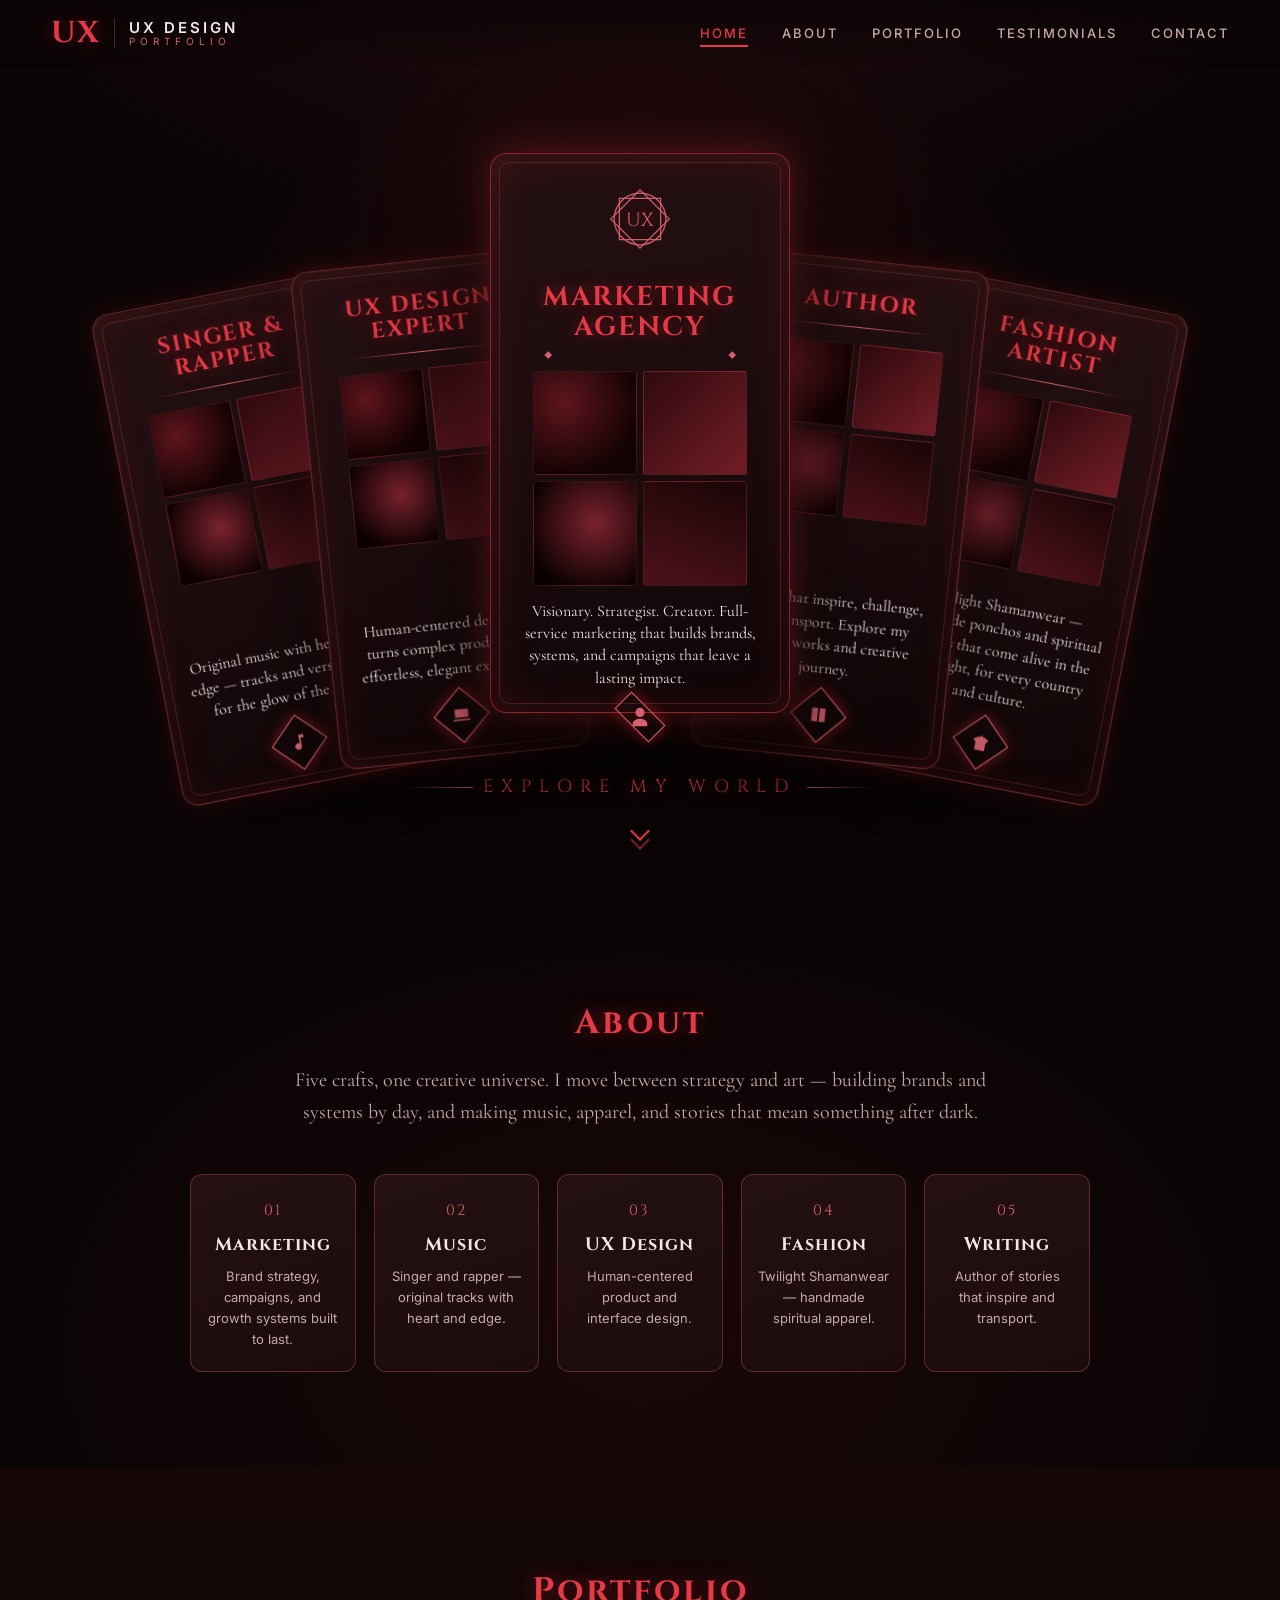
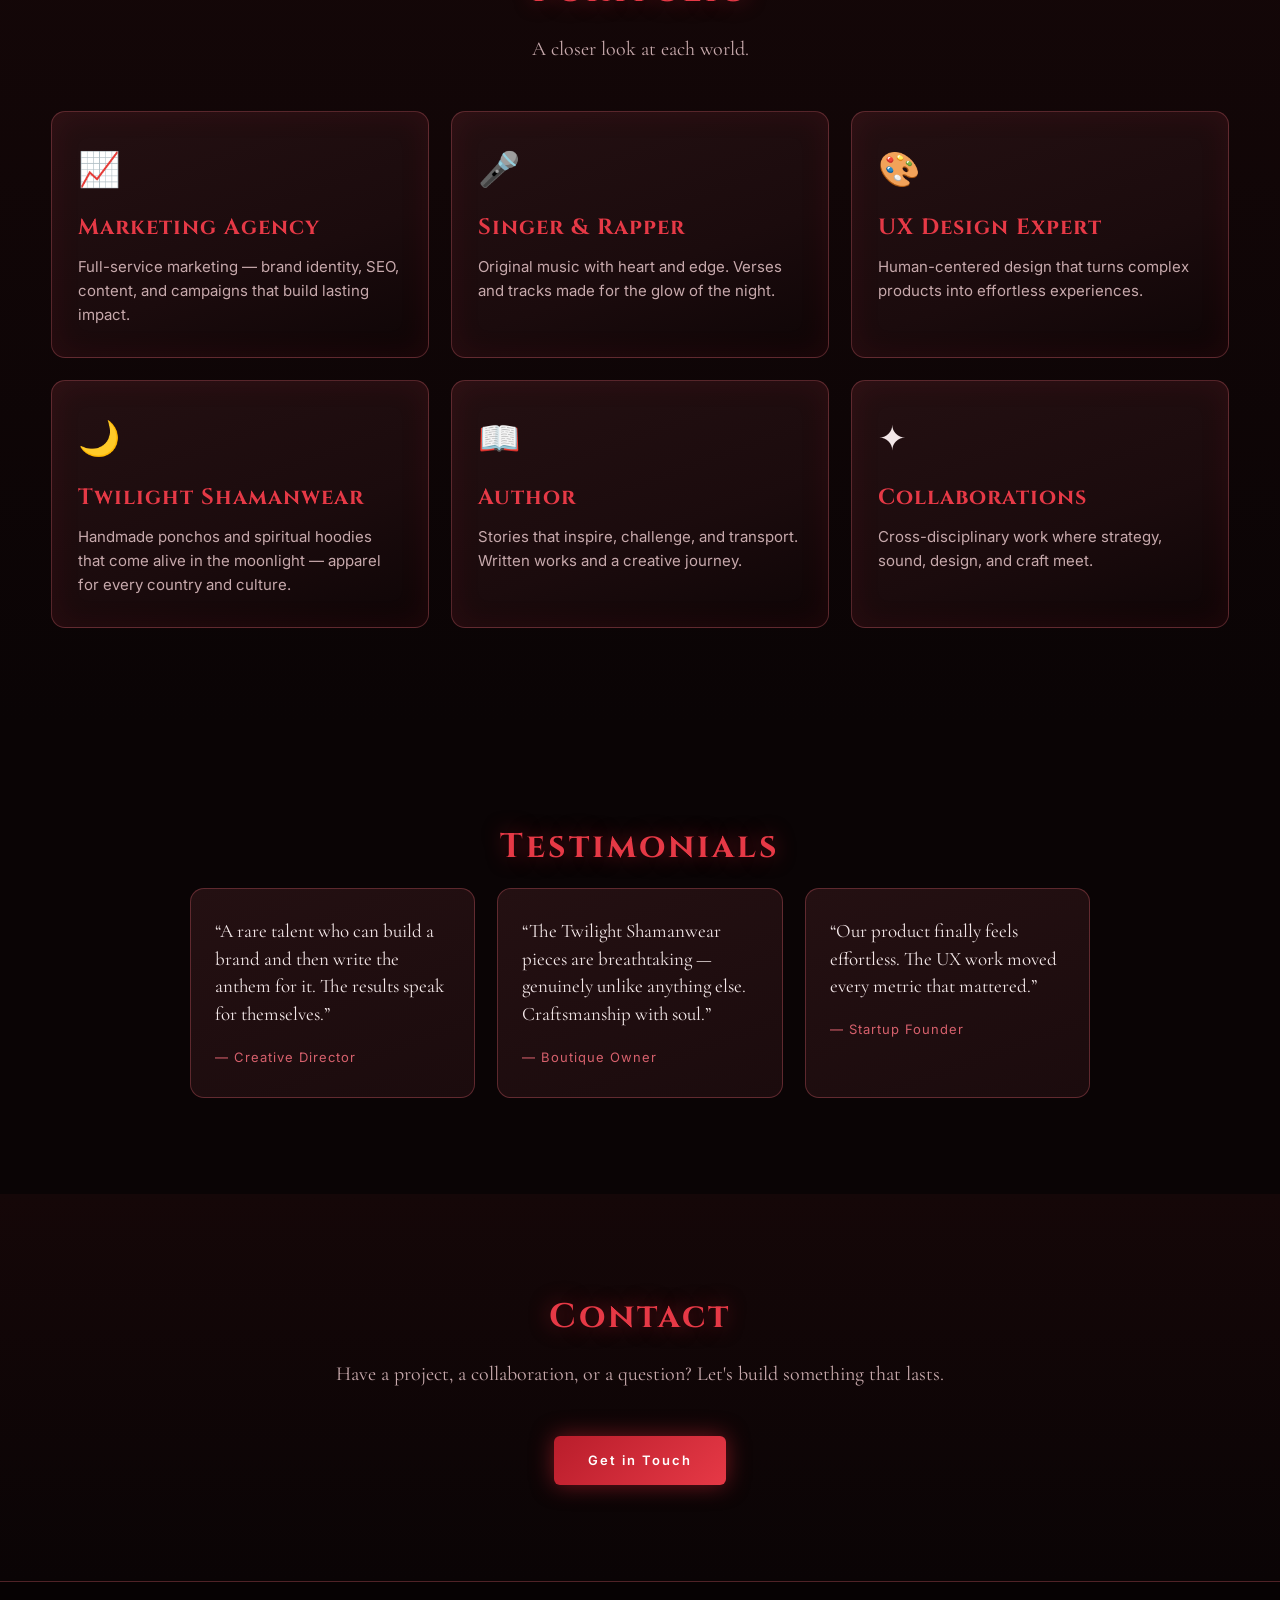
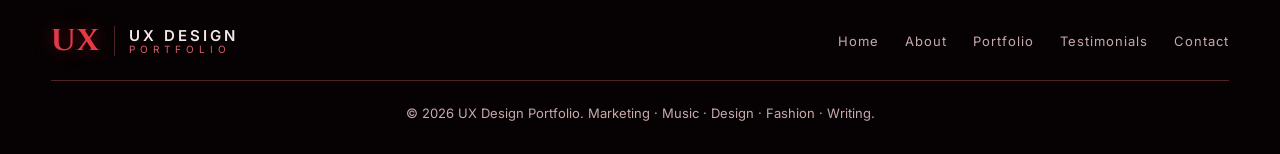
<file: index.html>
<!DOCTYPE html>
<html lang="en">
<head>
  <meta charset="UTF-8" />
  <meta name="viewport" content="width=device-width, initial-scale=1.0" />
  <title>UX Design Portfolio — Marketing, Music, Design, Fashion &amp; Writing</title>
  <meta name="description" content="A multidisciplinary creative portfolio: a marketing agency, original music, UX design, Twilight Shamanwear fashion, and published writing — all in one world." />
  <meta name="keywords" content="ux design portfolio, marketing agency, ux design expert, singer rapper, fashion artist, twilight shamanwear, author" />
  <link rel="canonical" href="https://cancunitineraries.com/index.html" />
  <meta property="og:title" content="UX Design Portfolio — Explore My World" />
  <meta property="og:description" content="Marketing agency, music, UX design, Twilight Shamanwear fashion, and writing — one creative universe." />
  <meta property="og:type" content="website" />
  <meta property="og:url" content="https://cancunitineraries.com/" />
  <link rel="preconnect" href="https://fonts.googleapis.com" />
  <link rel="preconnect" href="https://fonts.gstatic.com" crossorigin />
  <link href="https://fonts.googleapis.com/css2?family=Cormorant+Garamond:wght@500;600;700&family=Cinzel:wght@500;600;700&family=Inter:wght@400;500;600&display=swap" rel="stylesheet" />
  <link rel="stylesheet" href="assets/css/style.css" />
</head>
<body>
  <!-- ===== Header ===== -->
  <header class="site-header">
    <div class="container nav">
      <a href="index.html" class="brand" aria-label="UX Design Portfolio home">
        <span class="brand-mark">UX</span>
        <span class="brand-text">
          <strong>UX DESIGN</strong>
          <em>PORTFOLIO</em>
        </span>
      </a>
      <button class="nav-toggle" aria-label="Toggle navigation" aria-expanded="false">☰</button>
      <ul class="nav-links">
        <li><a href="#home" class="active">HOME</a></li>
        <li><a href="#about">ABOUT</a></li>
        <li><a href="#portfolio">PORTFOLIO</a></li>
        <li><a href="#testimonials">TESTIMONIALS</a></li>
        <li><a href="#contact">CONTACT</a></li>
      </ul>
    </div>
  </header>

  <!-- ===== Hero / Cards ===== -->
  <section class="hero" id="home">
    <div class="hero-glow" aria-hidden="true"></div>

    <div class="deck" role="list">

      <!-- Card 1: Singer & Rapper (far left) -->
      <article class="tarot pos-1" role="listitem">
        <div class="tarot-inner">
          <h2 class="tarot-title">SINGER &amp;<br>RAPPER</h2>
          <span class="tarot-rule" aria-hidden="true"></span>
          <div class="tarot-grid">
            <span class="tg a"></span><span class="tg b"></span>
            <span class="tg c"></span><span class="tg d"></span>
          </div>
          <p class="tarot-desc">Original music with heart and edge — tracks and verses made for the glow of the night.</p>
          <span class="tarot-crest" aria-hidden="true">
            <svg viewBox="0 0 24 24" width="20" height="20"><path fill="currentColor" d="M12 3v10.55A4 4 0 1014 17V7h4V3h-6z"/></svg>
          </span>
        </div>
      </article>

      <!-- Card 2: UX Design Expert -->
      <article class="tarot pos-2" role="listitem">
        <div class="tarot-inner">
          <h2 class="tarot-title">UX DESIGN<br>EXPERT</h2>
          <span class="tarot-rule" aria-hidden="true"></span>
          <div class="tarot-grid">
            <span class="tg a"></span><span class="tg b"></span>
            <span class="tg c"></span><span class="tg d"></span>
          </div>
          <p class="tarot-desc">Human-centered design that turns complex products into effortless, elegant experiences.</p>
          <span class="tarot-crest" aria-hidden="true">
            <svg viewBox="0 0 24 24" width="20" height="20"><path fill="currentColor" d="M4 5h16v10H4zM2 17h20v2H2zm10-9l3 3-3 3-3-3z"/></svg>
          </span>
        </div>
      </article>

      <!-- Card 3: Marketing Agency (center / front) -->
      <article class="tarot pos-3 is-front" role="listitem">
        <div class="tarot-inner">
          <div class="tarot-emblem" aria-hidden="true">
            <svg viewBox="0 0 100 100" width="86" height="86">
              <g fill="none" stroke="currentColor" stroke-width="1.4">
                <rect x="26" y="26" width="48" height="48"/>
                <rect x="26" y="26" width="48" height="48" transform="rotate(45 50 50)"/>
                <circle cx="50" cy="50" r="30"/>
              </g>
              <text x="50" y="58" text-anchor="middle" font-family="Cinzel, serif" font-size="22" fill="currentColor">UX</text>
            </svg>
          </div>
          <h2 class="tarot-title big">MARKETING<br>AGENCY</h2>
          <span class="tarot-rule arrows" aria-hidden="true"></span>
          <div class="tarot-grid">
            <span class="tg a"></span><span class="tg b"></span>
            <span class="tg c"></span><span class="tg d"></span>
          </div>
          <p class="tarot-desc">Visionary. Strategist. Creator. Full-service marketing that builds brands, systems, and campaigns that leave a lasting impact.</p>
          <span class="tarot-crest big" aria-hidden="true">
            <svg viewBox="0 0 24 24" width="22" height="22"><path fill="currentColor" d="M12 12a5 5 0 100-10 5 5 0 000 10zm0 2c-4 0-8 2-8 6v2h16v-2c0-4-4-6-8-6z"/></svg>
          </span>
        </div>
      </article>

      <!-- Card 4: Author -->
      <article class="tarot pos-4" role="listitem">
        <div class="tarot-inner">
          <h2 class="tarot-title">AUTHOR</h2>
          <span class="tarot-rule" aria-hidden="true"></span>
          <div class="tarot-grid">
            <span class="tg a"></span><span class="tg b"></span>
            <span class="tg c"></span><span class="tg d"></span>
          </div>
          <p class="tarot-desc">Stories that inspire, challenge, and transport. Explore my written works and creative journey.</p>
          <span class="tarot-crest" aria-hidden="true">
            <svg viewBox="0 0 24 24" width="20" height="20"><path fill="currentColor" d="M4 4h7v16H4zm9 0h7v16h-7z"/></svg>
          </span>
        </div>
      </article>

      <!-- Card 5: Fashion Artist — Twilight Shamanwear (far right) -->
      <article class="tarot pos-5" role="listitem">
        <div class="tarot-inner">
          <h2 class="tarot-title">FASHION<br>ARTIST</h2>
          <span class="tarot-rule" aria-hidden="true"></span>
          <div class="tarot-grid">
            <span class="tg a"></span><span class="tg b"></span>
            <span class="tg c"></span><span class="tg d"></span>
          </div>
          <p class="tarot-desc">Twilight Shamanwear — handmade ponchos and spiritual hoodies that come alive in the moonlight, for every country and culture.</p>
          <span class="tarot-crest" aria-hidden="true">
            <svg viewBox="0 0 24 24" width="20" height="20"><path fill="currentColor" d="M12 2a4 4 0 01-4 4L3 9l3 4v9h12v-9l3-4-5-3a4 4 0 01-4-4z"/></svg>
          </span>
        </div>
      </article>

    </div>

    <div class="hero-cta">
      <p class="explore">EXPLORE MY WORLD</p>
      <a href="#portfolio" class="scroll-arrow" aria-label="Scroll to portfolio">
        <span></span><span></span>
      </a>
    </div>
  </section>

  <!-- ===== About ===== -->
  <section class="section" id="about">
    <div class="container narrow">
      <h2 class="section-title">About</h2>
      <p class="section-subtitle">Five crafts, one creative universe. I move between strategy and art — building brands and systems by day, and making music, apparel, and stories that mean something after dark.</p>
      <div class="pillars">
        <div class="pillar"><span class="pillar-num">01</span><h3>Marketing</h3><p>Brand strategy, campaigns, and growth systems built to last.</p></div>
        <div class="pillar"><span class="pillar-num">02</span><h3>Music</h3><p>Singer and rapper — original tracks with heart and edge.</p></div>
        <div class="pillar"><span class="pillar-num">03</span><h3>UX Design</h3><p>Human-centered product and interface design.</p></div>
        <div class="pillar"><span class="pillar-num">04</span><h3>Fashion</h3><p>Twilight Shamanwear — handmade spiritual apparel.</p></div>
        <div class="pillar"><span class="pillar-num">05</span><h3>Writing</h3><p>Author of stories that inspire and transport.</p></div>
      </div>
    </div>
  </section>

  <!-- ===== Portfolio ===== -->
  <section class="section alt" id="portfolio">
    <div class="container">
      <h2 class="section-title">Portfolio</h2>
      <p class="section-subtitle">A closer look at each world.</p>
      <div class="grid grid-3">
        <div class="card">
          <div class="card-icon">📈</div>
          <h3>Marketing Agency</h3>
          <p>Full-service marketing — brand identity, SEO, content, and campaigns that build lasting impact.</p>
        </div>
        <div class="card">
          <div class="card-icon">🎤</div>
          <h3>Singer &amp; Rapper</h3>
          <p>Original music with heart and edge. Verses and tracks made for the glow of the night.</p>
        </div>
        <div class="card">
          <div class="card-icon">🎨</div>
          <h3>UX Design Expert</h3>
          <p>Human-centered design that turns complex products into effortless experiences.</p>
        </div>
        <div class="card">
          <div class="card-icon">🌙</div>
          <h3>Twilight Shamanwear</h3>
          <p>Handmade ponchos and spiritual hoodies that come alive in the moonlight — apparel for every country and culture.</p>
        </div>
        <div class="card">
          <div class="card-icon">📖</div>
          <h3>Author</h3>
          <p>Stories that inspire, challenge, and transport. Written works and a creative journey.</p>
        </div>
        <div class="card">
          <div class="card-icon">✦</div>
          <h3>Collaborations</h3>
          <p>Cross-disciplinary work where strategy, sound, design, and craft meet.</p>
        </div>
      </div>
    </div>
  </section>

  <!-- ===== Testimonials ===== -->
  <section class="section" id="testimonials">
    <div class="container narrow">
      <h2 class="section-title">Testimonials</h2>
      <div class="quotes">
        <blockquote>
          <p>“A rare talent who can build a brand and then write the anthem for it. The results speak for themselves.”</p>
          <cite>— Creative Director</cite>
        </blockquote>
        <blockquote>
          <p>“The Twilight Shamanwear pieces are breathtaking — genuinely unlike anything else. Craftsmanship with soul.”</p>
          <cite>— Boutique Owner</cite>
        </blockquote>
        <blockquote>
          <p>“Our product finally feels effortless. The UX work moved every metric that mattered.”</p>
          <cite>— Startup Founder</cite>
        </blockquote>
      </div>
    </div>
  </section>

  <!-- ===== Contact ===== -->
  <section class="section alt" id="contact">
    <div class="container narrow" style="text-align:center">
      <h2 class="section-title">Contact</h2>
      <p class="section-subtitle">Have a project, a collaboration, or a question? Let's build something that lasts.</p>
      <a href="mailto:hello@example.com" class="btn btn-primary">Get in Touch</a>
    </div>
  </section>

  <!-- ===== Footer ===== -->
  <footer class="site-footer">
    <div class="container">
      <div class="footer-inner">
        <a href="index.html" class="brand">
          <span class="brand-mark">UX</span>
          <span class="brand-text"><strong>UX DESIGN</strong><em>PORTFOLIO</em></span>
        </a>
        <ul class="footer-links">
          <li><a href="#home">Home</a></li>
          <li><a href="#about">About</a></li>
          <li><a href="#portfolio">Portfolio</a></li>
          <li><a href="#testimonials">Testimonials</a></li>
          <li><a href="#contact">Contact</a></li>
        </ul>
      </div>
      <div class="footer-bottom">
        <p>&copy; 2026 UX Design Portfolio. Marketing · Music · Design · Fashion · Writing.</p>
      </div>
    </div>
  </footer>

  <script src="assets/js/main.js"></script>
</body>
</html>
</file>
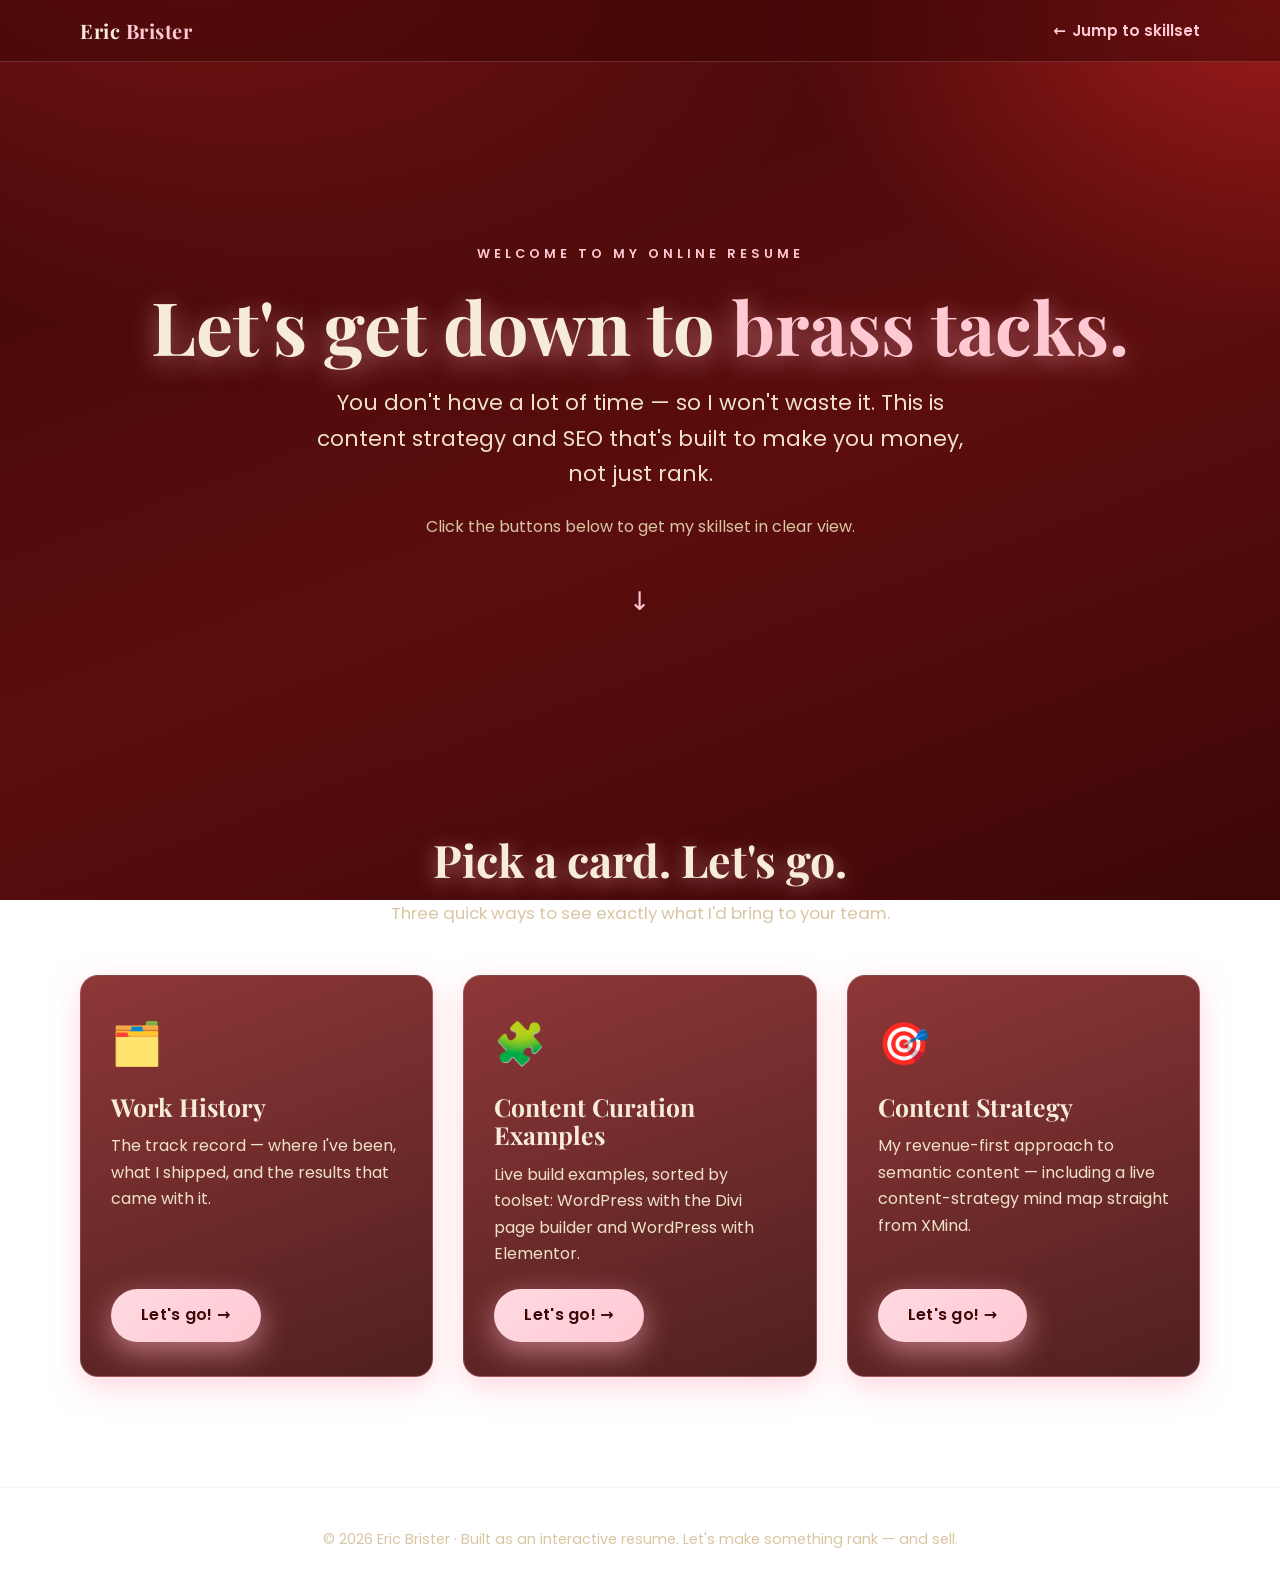
<file: resume/index.html>
<!DOCTYPE html>
<html lang="en">
<head>
  <meta charset="UTF-8" />
  <meta name="viewport" content="width=device-width, initial-scale=1.0" />
  <title>Eric Brister — Interactive Resume | Content Strategy &amp; SEO</title>
  <meta name="description" content="An interactive online resume for a content strategist & SEO specialist: work history, content curation examples, and a revenue-first content strategy." />
  <link rel="preconnect" href="https://fonts.googleapis.com" />
  <link rel="preconnect" href="https://fonts.gstatic.com" crossorigin />
  <link href="https://fonts.googleapis.com/css2?family=Playfair+Display:wght@600;700;800&family=Poppins:wght@400;500;600&display=swap" rel="stylesheet" />
  <link rel="stylesheet" href="assets/css/resume.css" />
</head>
<body>
  <header class="topbar">
    <div class="container">
      <span class="brand">Eric&nbsp;<span>Brister</span></span>
      <a class="back-link" href="#cards" style="text-decoration:none">Jump to skillset</a>
    </div>
  </header>

  <!-- ===== Welcome / Hero ===== -->
  <section class="hero container">
    <p class="eyebrow">Welcome to my online resume</p>
    <h1>Let's get down to <span class="accent">brass tacks.</span></h1>
    <p class="lead">You don't have a lot of time — so I won't waste it. This is content strategy and SEO that's built to make you money, not just rank.</p>
    <p class="nudge">Click the buttons below to get my skillset in clear view.</p>
    <a href="#cards" class="scroll-cue" aria-label="Scroll to cards">↓</a>
  </section>

  <!-- ===== Three cards ===== -->
  <section class="section" id="cards">
    <div class="container">
      <h2 class="section-title anim">Pick a card. Let's go.</h2>
      <p class="section-subtitle anim delay-1">Three quick ways to see exactly what I'd bring to your team.</p>

      <div class="grid grid-3" style="margin-top:48px">
        <!-- Work History -->
        <article class="card anim delay-1">
          <div class="card-icon">🗂️</div>
          <h3>Work History</h3>
          <p>The track record — where I've been, what I shipped, and the results that came with it.</p>
          <div class="card-actions">
            <a class="btn" href="work-history.html">Let's go! →</a>
          </div>
        </article>

        <!-- Content Curation -->
        <article class="card anim delay-2">
          <div class="card-icon">🧩</div>
          <h3>Content Curation Examples</h3>
          <p>Live build examples, sorted by toolset: WordPress with the Divi page builder and WordPress with Elementor.</p>
          <div class="card-actions">
            <a class="btn" href="content-curation.html">Let's go! →</a>
          </div>
        </article>

        <!-- Content Strategy -->
        <article class="card anim delay-3">
          <div class="card-icon">🎯</div>
          <h3>Content Strategy</h3>
          <p>My revenue-first approach to semantic content — including a live content-strategy mind map straight from XMind.</p>
          <div class="card-actions">
            <a class="btn" href="content-strategy.html">Let's go! →</a>
          </div>
        </article>
      </div>
    </div>
  </section>

  <footer class="site-footer">
    <div class="container">
      <p>&copy; 2026 Eric Brister · Built as an interactive resume. Let's make something rank — and sell.</p>
    </div>
  </footer>

  <script src="assets/js/resume.js"></script>
</body>
</html>
</file>
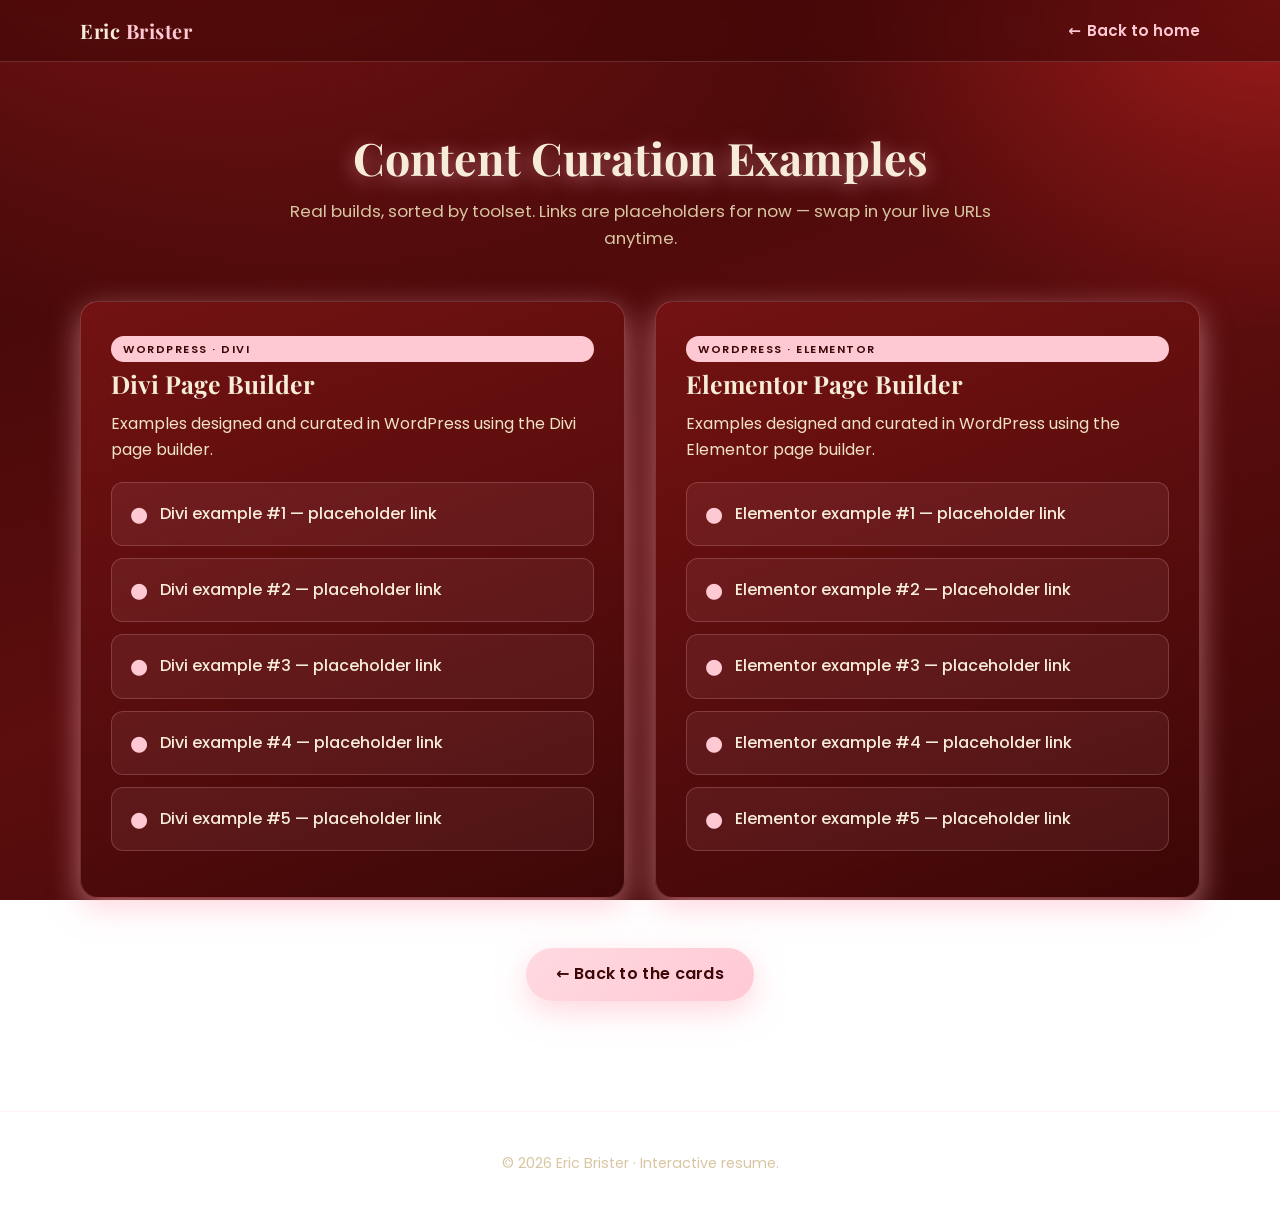
<file: resume/content-curation.html>
<!DOCTYPE html>
<html lang="en">
<head>
  <meta charset="UTF-8" />
  <meta name="viewport" content="width=device-width, initial-scale=1.0" />
  <title>Content Curation Examples — Eric Brister</title>
  <meta name="description" content="Content curation examples built in WordPress with Divi and WordPress with Elementor." />
  <link rel="preconnect" href="https://fonts.googleapis.com" />
  <link rel="preconnect" href="https://fonts.gstatic.com" crossorigin />
  <link href="https://fonts.googleapis.com/css2?family=Playfair+Display:wght@600;700;800&family=Poppins:wght@400;500;600&display=swap" rel="stylesheet" />
  <link rel="stylesheet" href="assets/css/resume.css" />
</head>
<body>
  <header class="topbar">
    <div class="container">
      <span class="brand">Eric&nbsp;<span>Brister</span></span>
      <a class="back-link" href="index.html">Back to home</a>
    </div>
  </header>

  <section class="section">
    <div class="container">
      <h2 class="section-title anim">Content Curation Examples</h2>
      <p class="section-subtitle anim delay-1">Real builds, sorted by toolset. Links are placeholders for now — swap in your live URLs anytime.</p>

      <div class="grid grid-2" style="margin-top:48px">
        <!-- Divi -->
        <article class="card anim delay-1">
          <span class="badge">WordPress · Divi</span>
          <h3>Divi Page Builder</h3>
          <p>Examples designed and curated in WordPress using the Divi page builder.</p>
          <ul class="link-list">
            <li><a href="#"><span class="dot">●</span> Divi example #1 — placeholder link</a></li>
            <li><a href="#"><span class="dot">●</span> Divi example #2 — placeholder link</a></li>
            <li><a href="#"><span class="dot">●</span> Divi example #3 — placeholder link</a></li>
            <li><a href="#"><span class="dot">●</span> Divi example #4 — placeholder link</a></li>
            <li><a href="#"><span class="dot">●</span> Divi example #5 — placeholder link</a></li>
          </ul>
        </article>

        <!-- Elementor -->
        <article class="card anim delay-2">
          <span class="badge">WordPress · Elementor</span>
          <h3>Elementor Page Builder</h3>
          <p>Examples designed and curated in WordPress using the Elementor page builder.</p>
          <ul class="link-list">
            <li><a href="#"><span class="dot">●</span> Elementor example #1 — placeholder link</a></li>
            <li><a href="#"><span class="dot">●</span> Elementor example #2 — placeholder link</a></li>
            <li><a href="#"><span class="dot">●</span> Elementor example #3 — placeholder link</a></li>
            <li><a href="#"><span class="dot">●</span> Elementor example #4 — placeholder link</a></li>
            <li><a href="#"><span class="dot">●</span> Elementor example #5 — placeholder link</a></li>
          </ul>
        </article>
      </div>

      <div style="text-align:center; margin-top:50px" class="anim">
        <a class="btn" href="index.html">← Back to the cards</a>
      </div>
    </div>
  </section>

  <footer class="site-footer">
    <div class="container"><p>&copy; 2026 Eric Brister · Interactive resume.</p></div>
  </footer>

  <script src="assets/js/resume.js"></script>
</body>
</html>
</file>
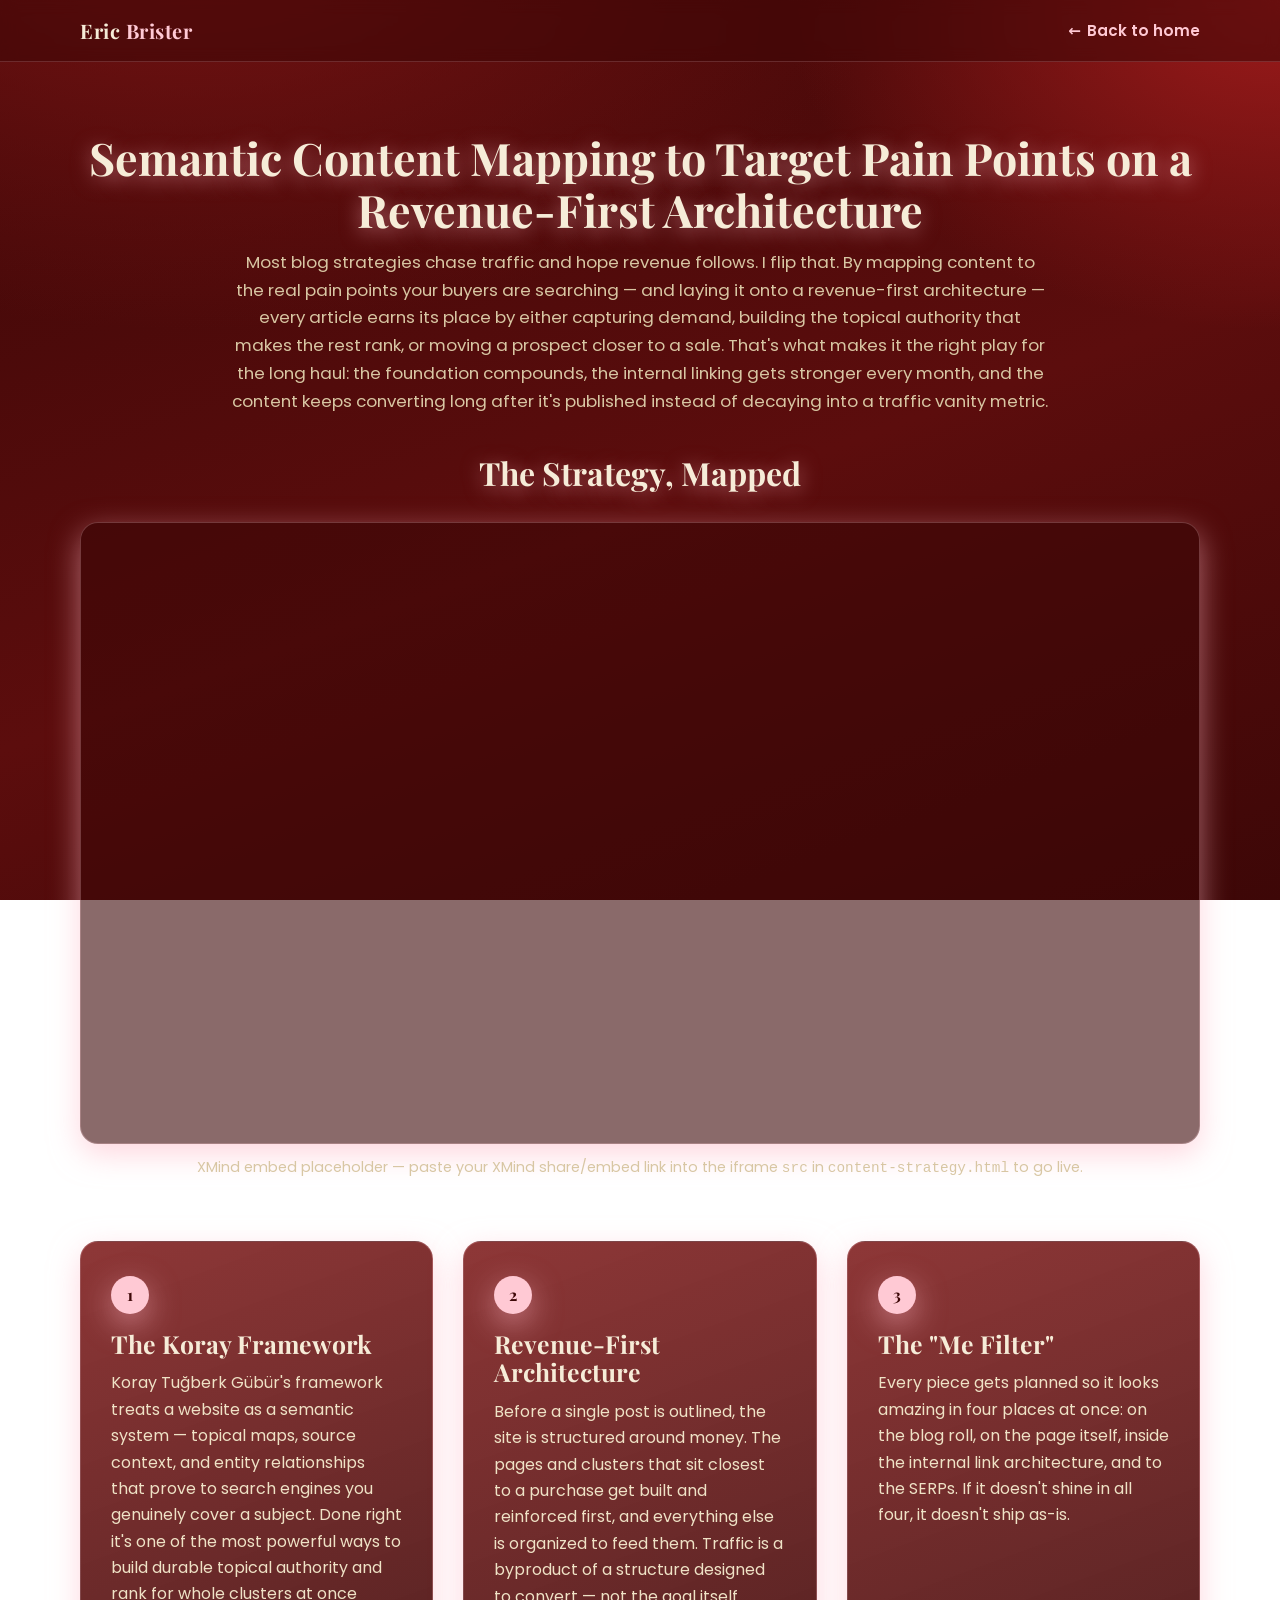
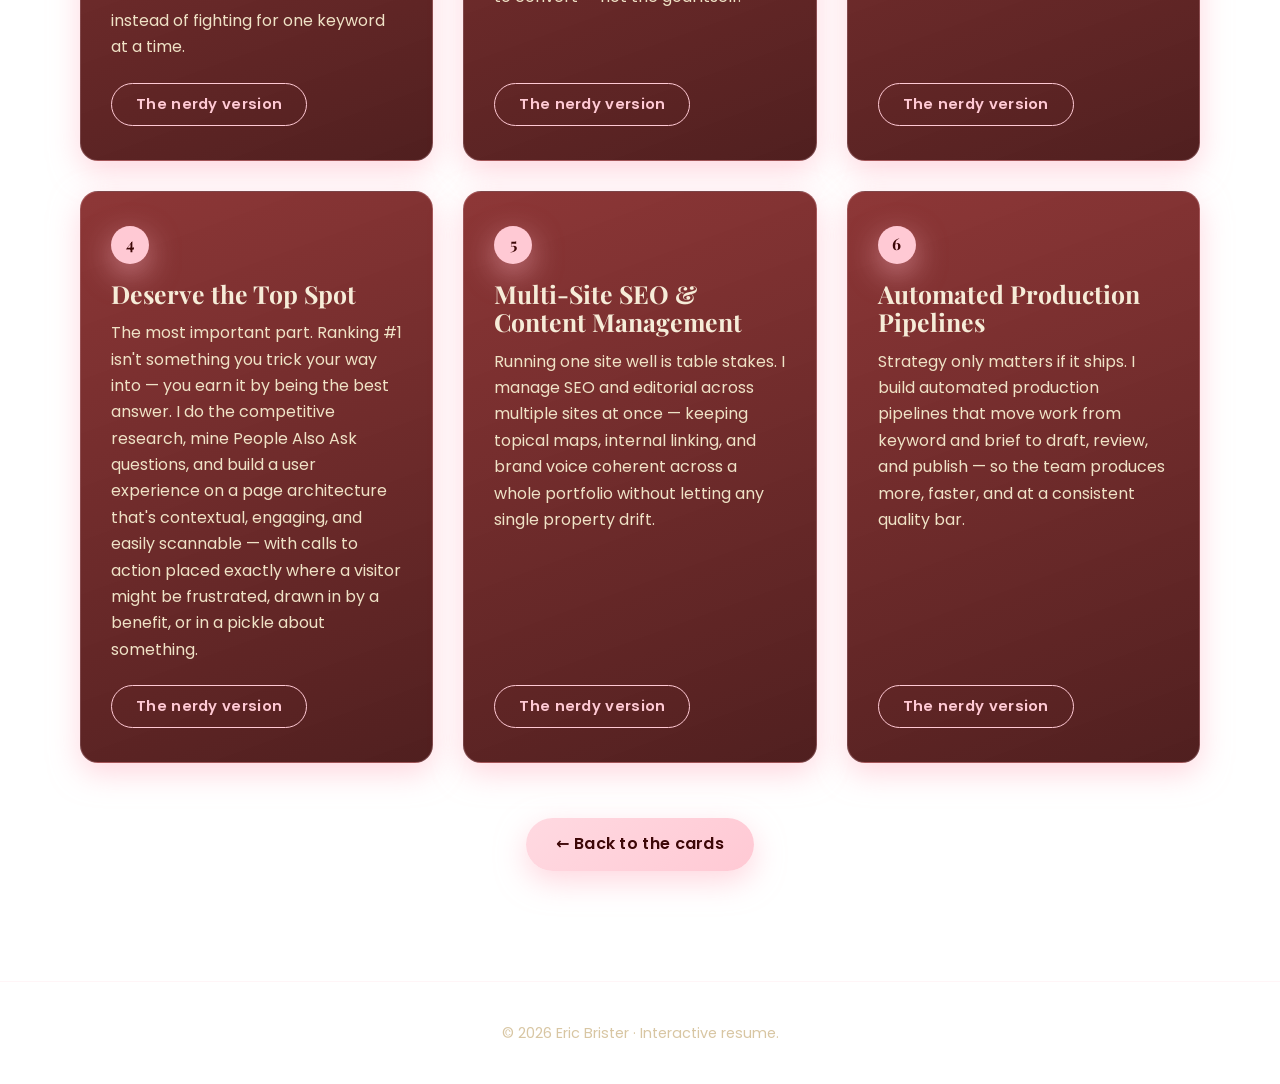
<file: resume/content-strategy.html>
<!DOCTYPE html>
<html lang="en">
<head>
  <meta charset="UTF-8" />
  <meta name="viewport" content="width=device-width, initial-scale=1.0" />
  <title>Content Strategy — Eric Brister</title>
  <meta name="description" content="Semantic content mapping to target pain points on a revenue-first architecture — a long-term blog strategy built to convert." />
  <link rel="preconnect" href="https://fonts.googleapis.com" />
  <link rel="preconnect" href="https://fonts.gstatic.com" crossorigin />
  <link href="https://fonts.googleapis.com/css2?family=Playfair+Display:wght@600;700;800&family=Poppins:wght@400;500;600&display=swap" rel="stylesheet" />
  <link rel="stylesheet" href="assets/css/resume.css" />
</head>
<body>
  <header class="topbar">
    <div class="container">
      <span class="brand">Eric&nbsp;<span>Brister</span></span>
      <a class="back-link" href="index.html">Back to home</a>
    </div>
  </header>

  <!-- ===== Heading + intro ===== -->
  <section class="section" style="padding-bottom:30px">
    <div class="container" style="text-align:center">
      <h1 class="section-title anim">Semantic Content Mapping to Target Pain Points on a Revenue-First Architecture</h1>
      <p class="section-subtitle anim delay-1" style="max-width:820px">
        Most blog strategies chase traffic and hope revenue follows. I flip that. By mapping content to the
        real pain points your buyers are searching — and laying it onto a revenue-first architecture — every
        article earns its place by either capturing demand, building the topical authority that makes the rest
        rank, or moving a prospect closer to a sale. That's what makes it the right play for the long haul:
        the foundation compounds, the internal linking gets stronger every month, and the content keeps
        converting long after it's published instead of decaying into a traffic vanity metric.
      </p>
    </div>
  </section>

  <!-- ===== XMind embed ===== -->
  <section class="section" style="padding-top:10px; padding-bottom:40px">
    <div class="container">
      <h2 class="section-title anim" style="font-size:clamp(1.4rem,3vw,2rem)">The Strategy, Mapped</h2>
      <div class="embed-frame anim delay-1">
        <!-- Replace src with your XMind share/embed URL (Share → Embed in XMind, or paste the public share link). -->
        <iframe
          src="about:blank"
          title="Content strategy mind map (XMind)"
          loading="lazy"
          allowfullscreen></iframe>
      </div>
      <p class="embed-note anim delay-1">
        XMind embed placeholder — paste your XMind share/embed link into the iframe <code>src</code> in
        <code>content-strategy.html</code> to go live.
      </p>
    </div>
  </section>

  <!-- ===== Six cards ===== -->
  <section class="section" style="padding-top:20px">
    <div class="container">
      <div class="grid grid-3">

        <!-- 1. Koray Framework -->
        <article class="card anim delay-1">
          <div class="card-num">1</div>
          <h3>The Koray Framework</h3>
          <p>
            Koray Tuğberk Gübür's framework treats a website as a semantic system — topical maps, source
            context, and entity relationships that prove to search engines you genuinely cover a subject.
            Done right it's one of the most powerful ways to build durable topical authority and rank for
            whole clusters at once instead of fighting for one keyword at a time.
          </p>
          <div class="card-actions">
            <button class="btn-ghost btn" data-nerdy-toggle="nerdy-1" data-label="The nerdy version" aria-expanded="false">The nerdy version</button>
            <div class="nerdy" id="nerdy-1">
              <h4>The nerdy version</h4>
              <p>
                I follow the framework, but I run it with a revenue-first approach: I catch the BOFU and MOFU
                keywords prospects are actually using — as long as they'll look great next to the other blogs
                in the ecosystem — because those are people with problems already shopping for solutions. That
                gives a cleaner lead flow and the fastest route to revenue.
              </p>
              <p>
                I also get the core pages done first, because we're going to be linking to them a lot. Bottom
                line: if you want someone who can look at your whole online footprint, place your content
                everywhere it needs to be, and say the right thing to both prospects and search engines, I'm a
                dreamy addition to the team.
              </p>
            </div>
          </div>
        </article>

        <!-- 2. Revenue-First Architecture -->
        <article class="card anim delay-2">
          <div class="card-num">2</div>
          <h3>Revenue-First Architecture</h3>
          <p>
            Before a single post is outlined, the site is structured around money. The pages and clusters that
            sit closest to a purchase get built and reinforced first, and everything else is organized to feed
            them. Traffic is a byproduct of a structure designed to convert — not the goal itself.
          </p>
          <div class="card-actions">
            <button class="btn-ghost btn" data-nerdy-toggle="nerdy-2" data-label="The nerdy version" aria-expanded="false">The nerdy version</button>
            <div class="nerdy" id="nerdy-2">
              <h4>The nerdy version</h4>
              <p>
                It starts with buyer-persona building — getting specific about who's searching, what they're
                stuck on, and what would actually move them. From there I pick out the BOFU and MOFU keywords
                with real commercial intent and plan content and pipelines that always pick the next best move
                for an immediate revenue increase through organic visibility. Every cycle, the question is the
                same: what's the single highest-leverage piece we can publish next to grow revenue now?
              </p>
            </div>
          </div>
        </article>

        <!-- 3. The "Me Filter" -->
        <article class="card anim delay-3">
          <div class="card-num">3</div>
          <h3>The "Me Filter"</h3>
          <p>
            Every piece gets planned so it looks amazing in four places at once: on the blog roll, on the page
            itself, inside the internal link architecture, and to the SERPs. If it doesn't shine in all four,
            it doesn't ship as-is.
          </p>
          <div class="card-actions">
            <button class="btn-ghost btn" data-nerdy-toggle="nerdy-3" data-label="The nerdy version" aria-expanded="false">The nerdy version</button>
            <div class="nerdy" id="nerdy-3">
              <h4>The nerdy version — problems the "Me Filter" prevents</h4>
              <p>
                With the filter in place you don't get orphan pages no one links to, thin posts that embarrass
                the brand on the blog roll, cannibalizing articles fighting each other in the SERPs, or content
                that ranks but reads like it was written for a crawler instead of a human.
              </p>
              <p>
                The advantage: someone who plans every asset for SEO, AEO (answer-engine optimization), and
                overall brand image at the same time — so your footprint stays consistent, quotable, and
                credible everywhere it shows up, from Google to AI answers to the casual visitor scanning your
                blog.
              </p>
            </div>
          </div>
        </article>

        <!-- 4. Deserve the Top Spot -->
        <article class="card anim delay-4">
          <div class="card-num">4</div>
          <h3>Deserve the Top Spot</h3>
          <p>
            The most important part. Ranking #1 isn't something you trick your way into — you earn it by being
            the best answer. I do the competitive research, mine People Also Ask questions, and build a user
            experience on a page architecture that's contextual, engaging, and easily scannable — with calls
            to action placed exactly where a visitor might be frustrated, drawn in by a benefit, or in a pickle
            about something.
          </p>
          <div class="card-actions">
            <button class="btn-ghost btn" data-nerdy-toggle="nerdy-4" data-label="The nerdy version" aria-expanded="false">The nerdy version</button>
            <div class="nerdy" id="nerdy-4">
              <h4>The nerdy version</h4>
              <p>
                Competitive research tells me what the current winners cover and, more usefully, what they
                miss. People Also Ask and related-search mining surface the exact follow-up questions real
                searchers have, so the page resolves the whole intent — not just the headline query. Then the
                architecture does the heavy lifting: contextual sections in the order a reader actually thinks,
                scannable structure for skimmers and snippets, and CTAs positioned at the precise moments of
                friction, desire, or confusion. That combination is what makes a page genuinely deserve the
                top spot — and keep it.
              </p>
            </div>
          </div>
        </article>

        <!-- 5. Multi-Site SEO & Content Management -->
        <article class="card anim delay-5">
          <div class="card-num">5</div>
          <h3>Multi-Site SEO &amp; Content Management</h3>
          <p>
            Running one site well is table stakes. I manage SEO and editorial across multiple sites at once —
            keeping topical maps, internal linking, and brand voice coherent across a whole portfolio without
            letting any single property drift.
          </p>
          <div class="card-actions">
            <button class="btn-ghost btn" data-nerdy-toggle="nerdy-5" data-label="The nerdy version" aria-expanded="false">The nerdy version</button>
            <div class="nerdy" id="nerdy-5">
              <h4>The nerdy version</h4>
              <p>
                Across a portfolio I standardize the parts that should be standardized — templates, briefs,
                tracking, and reporting — while tailoring topical maps and linking to each site's niche and
                buyer. That means shared systems and a single source of truth for performance, with the
                flexibility to prioritize whichever property has the biggest revenue upside this cycle.
              </p>
            </div>
          </div>
        </article>

        <!-- 6. Automated Production Pipelines -->
        <article class="card anim delay-6">
          <div class="card-num">6</div>
          <h3>Automated Production Pipelines</h3>
          <p>
            Strategy only matters if it ships. I build automated production pipelines that move work from
            keyword and brief to draft, review, and publish — so the team produces more, faster, and at a
            consistent quality bar.
          </p>
          <div class="card-actions">
            <button class="btn-ghost btn" data-nerdy-toggle="nerdy-6" data-label="The nerdy version" aria-expanded="false">The nerdy version</button>
            <div class="nerdy" id="nerdy-6">
              <h4>The nerdy version</h4>
              <p>
                Briefs are templated from the topical map so writers start with intent, entities, and target
                links already defined. Repetitive steps — research gathering, formatting, internal-link
                suggestions, QA checklists, and publishing — get automated where it's safe to, with human
                judgment kept on the parts that actually need it. The result is a repeatable engine that turns
                strategy into published, optimized pages on a predictable cadence.
              </p>
            </div>
          </div>
        </article>

      </div>

      <div style="text-align:center; margin-top:55px" class="anim">
        <a class="btn" href="index.html">← Back to the cards</a>
      </div>
    </div>
  </section>

  <footer class="site-footer">
    <div class="container"><p>&copy; 2026 Eric Brister · Interactive resume.</p></div>
  </footer>

  <script src="assets/js/resume.js"></script>
</body>
</html>
</file>
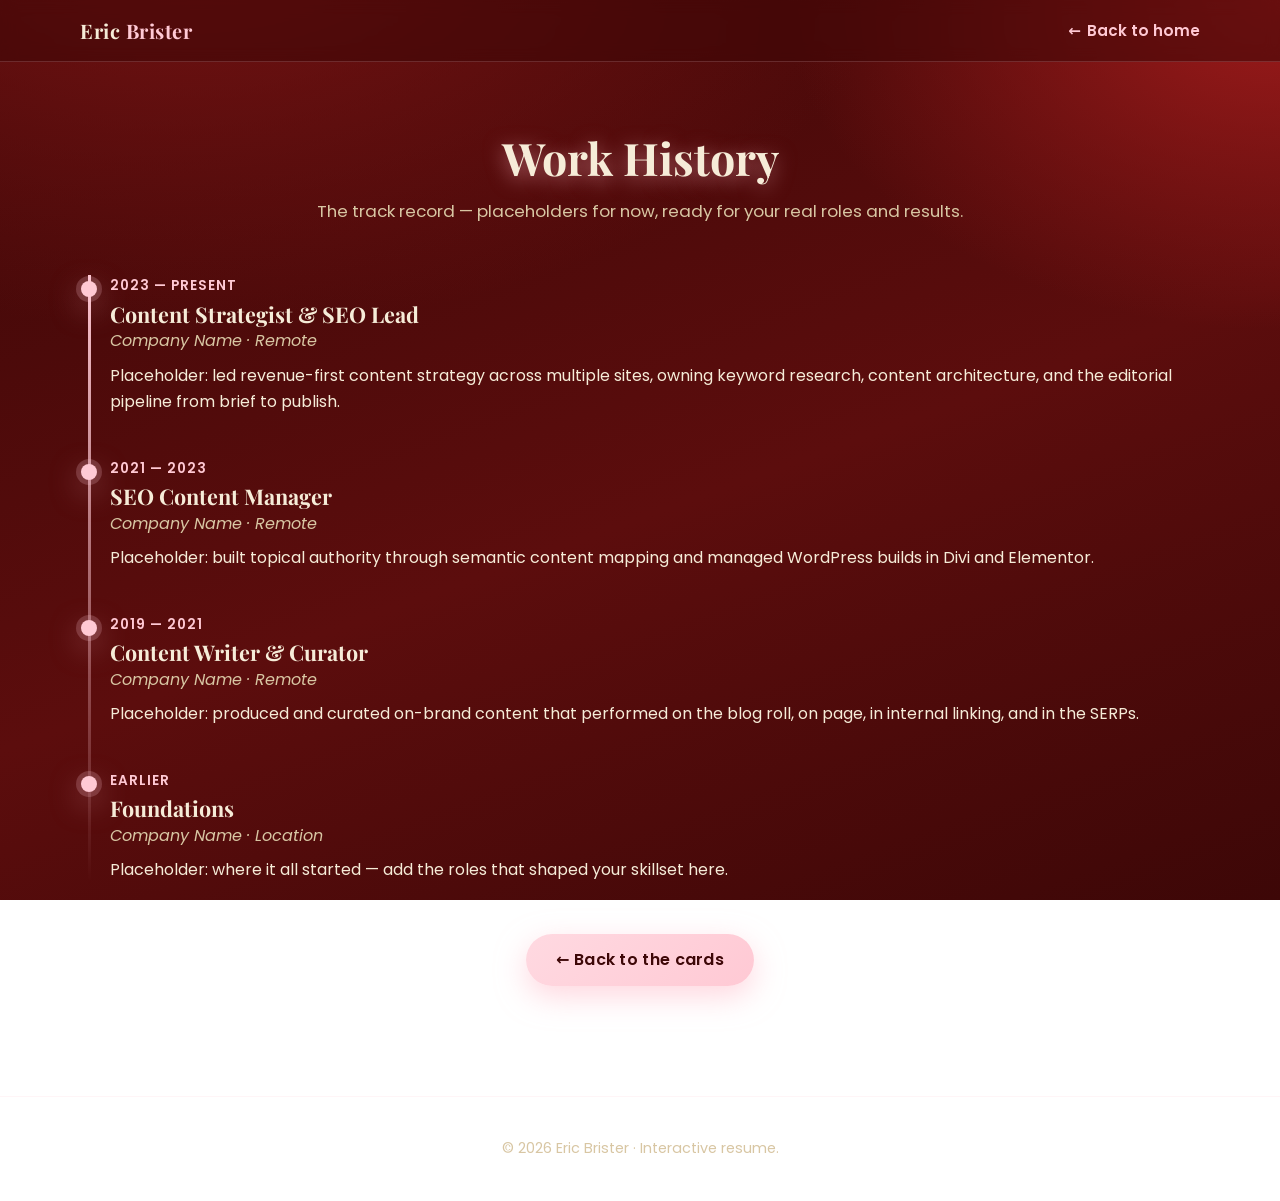
<file: resume/work-history.html>
<!DOCTYPE html>
<html lang="en">
<head>
  <meta charset="UTF-8" />
  <meta name="viewport" content="width=device-width, initial-scale=1.0" />
  <title>Work History — Eric Brister</title>
  <meta name="description" content="Work history and career track record." />
  <link rel="preconnect" href="https://fonts.googleapis.com" />
  <link rel="preconnect" href="https://fonts.gstatic.com" crossorigin />
  <link href="https://fonts.googleapis.com/css2?family=Playfair+Display:wght@600;700;800&family=Poppins:wght@400;500;600&display=swap" rel="stylesheet" />
  <link rel="stylesheet" href="assets/css/resume.css" />
</head>
<body>
  <header class="topbar">
    <div class="container">
      <span class="brand">Eric&nbsp;<span>Brister</span></span>
      <a class="back-link" href="index.html">Back to home</a>
    </div>
  </header>

  <section class="section">
    <div class="container">
      <h2 class="section-title anim">Work History</h2>
      <p class="section-subtitle anim delay-1">The track record — placeholders for now, ready for your real roles and results.</p>

      <div class="timeline">
        <div class="tl-item anim delay-1">
          <div class="tl-date">2023 — Present</div>
          <h3>Content Strategist &amp; SEO Lead</h3>
          <div class="tl-org">Company Name · Remote</div>
          <p>Placeholder: led revenue-first content strategy across multiple sites, owning keyword research, content architecture, and the editorial pipeline from brief to publish.</p>
        </div>
        <div class="tl-item anim delay-2">
          <div class="tl-date">2021 — 2023</div>
          <h3>SEO Content Manager</h3>
          <div class="tl-org">Company Name · Remote</div>
          <p>Placeholder: built topical authority through semantic content mapping and managed WordPress builds in Divi and Elementor.</p>
        </div>
        <div class="tl-item anim delay-3">
          <div class="tl-date">2019 — 2021</div>
          <h3>Content Writer &amp; Curator</h3>
          <div class="tl-org">Company Name · Remote</div>
          <p>Placeholder: produced and curated on-brand content that performed on the blog roll, on page, in internal linking, and in the SERPs.</p>
        </div>
        <div class="tl-item anim delay-4">
          <div class="tl-date">Earlier</div>
          <h3>Foundations</h3>
          <div class="tl-org">Company Name · Location</div>
          <p>Placeholder: where it all started — add the roles that shaped your skillset here.</p>
        </div>
      </div>

      <div style="text-align:center; margin-top:50px" class="anim">
        <a class="btn" href="index.html">← Back to the cards</a>
      </div>
    </div>
  </section>

  <footer class="site-footer">
    <div class="container"><p>&copy; 2026 Eric Brister · Interactive resume.</p></div>
  </footer>

  <script src="assets/js/resume.js"></script>
</body>
</html>
</file>
<file: assets/css/style.css>
/* ============================================================
   UX Design Portfolio — Dark Tarot-Card Theme
   ============================================================ */
:root {
  --bg:            #0a0405;
  --bg-2:          #150708;
  --panel:        #1b0b0d;
  --panel-2:      #241012;
  --red:          #b91d2b;
  --red-bright:   #e63946;
  --red-soft:     #d6606c;
  --gold:         #c9a15a;
  --ink:          #f3e7e8;
  --muted:        #c7a9ac;
  --line:         rgba(214, 96, 108, 0.35);
  --glow:         rgba(198, 34, 48, 0.55);
  --serif:        "Cormorant Garamond", Georgia, serif;
  --display:      "Cinzel", "Cormorant Garamond", serif;
  --sans:         "Inter", system-ui, sans-serif;
  --maxw:         1180px;
}

* { box-sizing: border-box; margin: 0; padding: 0; }

html { scroll-behavior: smooth; }

body {
  font-family: var(--sans);
  color: var(--ink);
  background:
    radial-gradient(1200px 700px at 50% -5%, #2a0d10 0%, transparent 60%),
    radial-gradient(900px 600px at 50% 40%, #1a0708 0%, transparent 70%),
    var(--bg);
  line-height: 1.6;
  overflow-x: hidden;
}

.container { width: 92%; max-width: var(--maxw); margin: 0 auto; }
.container.narrow { max-width: 900px; }

a { color: inherit; text-decoration: none; }

/* ===== Header ===== */
.site-header {
  position: fixed;
  top: 0; left: 0; right: 0;
  z-index: 50;
  backdrop-filter: blur(8px);
  background: linear-gradient(to bottom, rgba(10,4,5,0.85), rgba(10,4,5,0));
}
.nav {
  display: flex;
  align-items: center;
  justify-content: space-between;
  padding: 18px 0;
}
.brand { display: flex; align-items: center; gap: 14px; }
.brand-mark {
  font-family: var(--display);
  font-size: 30px;
  font-weight: 700;
  color: var(--red-bright);
  letter-spacing: 1px;
  line-height: 1;
  padding-right: 14px;
  border-right: 1px solid var(--line);
  text-shadow: 0 0 18px var(--glow);
}
.brand-text { display: flex; flex-direction: column; line-height: 1.15; }
.brand-text strong {
  font-family: var(--sans);
  font-weight: 600;
  letter-spacing: 3px;
  font-size: 15px;
  color: var(--ink);
}
.brand-text em {
  font-style: normal;
  letter-spacing: 5px;
  font-size: 10px;
  color: var(--red-soft);
}

.nav-links { list-style: none; display: flex; gap: 34px; }
.nav-links a {
  font-size: 13px;
  letter-spacing: 2px;
  font-weight: 500;
  color: var(--muted);
  padding-bottom: 4px;
  transition: color .2s;
}
.nav-links a:hover { color: var(--ink); }
.nav-links a.active { color: var(--red-bright); border-bottom: 2px solid var(--red-bright); }

.nav-toggle {
  display: none;
  background: none;
  border: none;
  color: var(--ink);
  font-size: 24px;
  cursor: pointer;
}

/* ===== Hero / Deck ===== */
.hero {
  position: relative;
  min-height: 100vh;
  display: flex;
  flex-direction: column;
  align-items: center;
  justify-content: center;
  padding: 120px 0 40px;
  overflow: hidden;
}
.hero-glow {
  position: absolute;
  inset: 0;
  background:
    radial-gradient(600px 500px at 50% 42%, rgba(198,34,48,0.22), transparent 70%);
  pointer-events: none;
}

.deck {
  position: relative;
  display: flex;
  justify-content: center;
  align-items: flex-end;
  width: 100%;
  max-width: 1240px;
  height: 620px;
  margin-bottom: 20px;
}

/* Individual tarot cards */
.tarot {
  position: absolute;
  width: 250px;
  height: 500px;
  transition: transform .45s cubic-bezier(.2,.7,.3,1), filter .45s;
  filter: drop-shadow(0 24px 40px rgba(0,0,0,0.6));
}
.tarot-inner {
  position: relative;
  width: 100%;
  height: 100%;
  border-radius: 16px;
  padding: 22px 18px;
  background:
    linear-gradient(160deg, var(--panel-2) 0%, var(--panel) 55%, #0e0506 100%);
  border: 1px solid var(--line);
  box-shadow:
    inset 0 0 0 1px rgba(230,57,70,0.08),
    inset 0 0 34px rgba(198,34,48,0.14),
    0 0 24px rgba(198,34,48,0.18);
  display: flex;
  flex-direction: column;
  align-items: center;
  text-align: center;
}
.tarot-inner::before {
  content: "";
  position: absolute;
  inset: 8px;
  border: 1px solid rgba(214,96,108,0.22);
  border-radius: 10px;
  pointer-events: none;
}

/* Fan positions */
.pos-1 { transform: translateX(-380px) translateY(46px) rotate(-11deg); z-index: 1; }
.pos-2 { transform: translateX(-200px) translateY(16px) rotate(-6deg);  z-index: 2; }
.pos-3 { transform: translateX(0)      translateY(-30px) rotate(0deg);  z-index: 5; }
.pos-4 { transform: translateX(200px)  translateY(16px) rotate(6deg);   z-index: 2; }
.pos-5 { transform: translateX(380px)  translateY(46px) rotate(11deg);  z-index: 1; }

.pos-3.is-front {
  width: 300px;
  height: 560px;
}
.pos-3 .tarot-inner {
  border-color: rgba(230,57,70,0.55);
  box-shadow:
    inset 0 0 40px rgba(198,34,48,0.20),
    0 0 40px rgba(230,57,70,0.35),
    0 30px 60px rgba(0,0,0,0.7);
}

/* Hover lift */
.tarot:hover { filter: drop-shadow(0 30px 50px rgba(0,0,0,0.75)) brightness(1.08); }
.pos-1:hover { transform: translateX(-380px) translateY(20px) rotate(-11deg); }
.pos-2:hover { transform: translateX(-200px) translateY(-10px) rotate(-6deg); }
.pos-3:hover { transform: translateX(0) translateY(-42px) rotate(0deg); }
.pos-4:hover { transform: translateX(200px) translateY(-10px) rotate(6deg); }
.pos-5:hover { transform: translateX(380px) translateY(20px) rotate(11deg); }

.tarot-emblem { color: var(--red-soft); margin-bottom: 6px; text-shadow: 0 0 14px var(--glow); }

.tarot-title {
  font-family: var(--display);
  font-weight: 700;
  font-size: 22px;
  letter-spacing: 2px;
  color: var(--red-bright);
  text-shadow: 0 0 16px var(--glow);
  margin: 8px 0 2px;
  line-height: 1.1;
}
.tarot-title.big { font-size: 27px; }

.tarot-rule {
  display: block;
  width: 70%;
  height: 1px;
  margin: 10px auto;
  background: linear-gradient(90deg, transparent, var(--red-soft), transparent);
  position: relative;
}
.tarot-rule.arrows::before,
.tarot-rule.arrows::after {
  content: "◆";
  position: absolute;
  top: 50%;
  transform: translateY(-50%);
  color: var(--red-soft);
  font-size: 8px;
}
.tarot-rule.arrows::before { left: -4px; }
.tarot-rule.arrows::after  { right: -4px; }

.tarot-grid {
  display: grid;
  grid-template-columns: 1fr 1fr;
  gap: 6px;
  width: 82%;
  margin: 6px 0 14px;
}
.tg {
  aspect-ratio: 1 / 1;
  border-radius: 3px;
  border: 1px solid rgba(214,96,108,0.18);
  background-size: cover;
  background-position: center;
  filter: saturate(0.8) contrast(1.05);
}
.tg.a { background: radial-gradient(circle at 30% 30%, #6d1620, #1a0708 75%); }
.tg.b { background: linear-gradient(135deg, #3a0d12, #7c1c26 90%); }
.tg.c { background: radial-gradient(circle at 60% 40%, #8a2230, #140607 80%); }
.tg.d { background: linear-gradient(200deg, #23090c, #55131b 90%); }

.tarot-desc {
  font-family: var(--serif);
  font-size: 16px;
  line-height: 1.4;
  color: var(--ink);
  margin-top: auto;
  padding: 0 4px;
}

.tarot-crest {
  margin-top: 16px;
  width: 40px; height: 40px;
  display: grid; place-items: center;
  color: var(--red-soft);
  border: 1px solid var(--red-soft);
  transform: rotate(45deg);
  box-shadow: 0 0 14px var(--glow);
}
.tarot-crest svg { transform: rotate(-45deg); }
.tarot-crest.big { width: 48px; height: 48px; }

/* Hero CTA */
.hero-cta { text-align: center; margin-top: 10px; }
.explore {
  font-family: var(--display);
  letter-spacing: 8px;
  font-size: 18px;
  color: var(--red-bright);
  text-shadow: 0 0 18px var(--glow);
  position: relative;
  padding: 0 40px;
}
.explore::before, .explore::after {
  content: "";
  position: absolute; top: 50%;
  width: 70px; height: 1px;
  background: linear-gradient(90deg, transparent, var(--red-soft));
}
.explore::before { left: -40px; }
.explore::after  { right: -40px; transform: scaleX(-1); }

.scroll-arrow {
  display: inline-block;
  margin-top: 22px;
  width: 26px; height: 26px;
  position: relative;
  animation: bob 1.8s ease-in-out infinite;
}
.scroll-arrow span {
  position: absolute; left: 50%;
  width: 14px; height: 14px;
  border-right: 2px solid var(--red-bright);
  border-bottom: 2px solid var(--red-bright);
  transform: translateX(-50%) rotate(45deg);
}
.scroll-arrow span:nth-child(2) { top: 9px; opacity: 0.5; }
@keyframes bob { 0%,100% { transform: translateY(0); } 50% { transform: translateY(8px); } }

/* ===== Sections ===== */
.section { padding: 96px 0; position: relative; }
.section.alt { background: linear-gradient(180deg, var(--bg-2), var(--bg)); }
.section-title {
  font-family: var(--display);
  font-size: 34px;
  letter-spacing: 3px;
  color: var(--red-bright);
  text-align: center;
  text-shadow: 0 0 20px var(--glow);
  margin-bottom: 14px;
}
.section-subtitle {
  font-family: var(--serif);
  font-size: 20px;
  color: var(--muted);
  text-align: center;
  max-width: 720px;
  margin: 0 auto 46px;
}

/* Pillars (About) */
.pillars {
  display: grid;
  grid-template-columns: repeat(5, 1fr);
  gap: 18px;
}
.pillar {
  border: 1px solid var(--line);
  border-radius: 12px;
  padding: 22px 16px;
  background: linear-gradient(160deg, var(--panel-2), var(--panel));
  text-align: center;
}
.pillar-num {
  font-family: var(--display);
  color: var(--red-soft);
  font-size: 15px;
  letter-spacing: 2px;
}
.pillar h3 { font-family: var(--display); color: var(--ink); font-size: 18px; margin: 8px 0 6px; letter-spacing: 1px; }
.pillar p { font-size: 13px; color: var(--muted); }

/* Cards grid (Portfolio) */
.grid { display: grid; gap: 22px; }
.grid-3 { grid-template-columns: repeat(3, 1fr); }
.card {
  border: 1px solid var(--line);
  border-radius: 14px;
  padding: 30px 26px;
  background: linear-gradient(160deg, var(--panel-2) 0%, var(--panel) 60%, #0e0506 100%);
  box-shadow: inset 0 0 30px rgba(198,34,48,0.1);
  transition: transform .25s, border-color .25s, box-shadow .25s;
}
.card:hover {
  transform: translateY(-6px);
  border-color: rgba(230,57,70,0.6);
  box-shadow: 0 20px 40px rgba(0,0,0,0.5), inset 0 0 34px rgba(198,34,48,0.16);
}
.card-icon { font-size: 34px; margin-bottom: 14px; }
.card h3 { font-family: var(--display); font-size: 22px; letter-spacing: 1px; color: var(--red-bright); margin-bottom: 10px; }
.card p { color: var(--muted); font-size: 15px; }

/* Testimonials */
.quotes { display: grid; grid-template-columns: repeat(3, 1fr); gap: 22px; }
.quotes blockquote {
  border: 1px solid var(--line);
  border-radius: 14px;
  padding: 28px 24px;
  background: linear-gradient(160deg, var(--panel-2), var(--panel));
}
.quotes p { font-family: var(--serif); font-size: 19px; color: var(--ink); line-height: 1.45; margin-bottom: 16px; }
.quotes cite { font-style: normal; color: var(--red-soft); letter-spacing: 1px; font-size: 13px; }

/* Buttons */
.btn {
  display: inline-block;
  padding: 14px 34px;
  border-radius: 6px;
  font-weight: 600;
  letter-spacing: 2px;
  font-size: 13px;
  cursor: pointer;
  transition: transform .2s, box-shadow .2s, background .2s;
}
.btn-primary {
  background: linear-gradient(135deg, var(--red), var(--red-bright));
  color: #fff;
  box-shadow: 0 0 22px var(--glow);
}
.btn-primary:hover { transform: translateY(-2px); box-shadow: 0 0 34px var(--glow); }

/* Footer */
.site-footer { background: #060203; border-top: 1px solid var(--line); padding: 44px 0 30px; }
.footer-inner {
  display: flex;
  align-items: center;
  justify-content: space-between;
  flex-wrap: wrap;
  gap: 20px;
  padding-bottom: 24px;
  border-bottom: 1px solid var(--line);
}
.footer-links { list-style: none; display: flex; gap: 26px; flex-wrap: wrap; }
.footer-links a { color: var(--muted); font-size: 13px; letter-spacing: 1px; transition: color .2s; }
.footer-links a:hover { color: var(--red-bright); }
.footer-bottom { padding-top: 22px; text-align: center; }
.footer-bottom p { color: var(--muted); font-size: 13px; }

/* ===== Responsive ===== */
@media (max-width: 1100px) {
  .pos-1 { transform: translateX(-320px) translateY(46px) rotate(-11deg); }
  .pos-2 { transform: translateX(-170px) translateY(16px) rotate(-6deg); }
  .pos-4 { transform: translateX(170px)  translateY(16px) rotate(6deg); }
  .pos-5 { transform: translateX(320px)  translateY(46px) rotate(11deg); }
}

@media (max-width: 900px) {
  .nav-links {
    position: absolute;
    top: 100%; left: 0; right: 0;
    flex-direction: column;
    gap: 0;
    background: var(--bg-2);
    border-top: 1px solid var(--line);
    max-height: 0;
    overflow: hidden;
    transition: max-height .3s ease;
  }
  .nav-links.open { max-height: 340px; }
  .nav-links li { border-bottom: 1px solid var(--line); }
  .nav-links a { display: block; padding: 16px 24px; }
  .nav-toggle { display: block; }

  /* Stack the deck vertically as full cards */
  .deck {
    flex-direction: column;
    align-items: center;
    height: auto;
    gap: 26px;
    position: static;
    padding: 20px 0;
  }
  .tarot {
    position: static;
    transform: none !important;
    width: 88% !important;
    max-width: 320px;
    height: auto !important;
    filter: drop-shadow(0 16px 30px rgba(0,0,0,0.6));
  }
  .tarot:hover { transform: none !important; }
  .tarot-inner { min-height: 460px; }
  .pos-3.is-front { width: 92% !important; }

  .pillars { grid-template-columns: repeat(2, 1fr); }
  .grid-3 { grid-template-columns: 1fr; }
  .quotes { grid-template-columns: 1fr; }
}

@media (max-width: 480px) {
  .pillars { grid-template-columns: 1fr; }
  .explore { font-size: 15px; letter-spacing: 5px; }
  .section-title { font-size: 28px; }
}

@media (prefers-reduced-motion: reduce) {
  .scroll-arrow { animation: none; }
  * { scroll-behavior: auto; }
}
</file>
<file: resume/assets/css/resume.css>
/* =========================================================
   Interactive Resume — dark red / cream / light-pink theme
   ========================================================= */
:root {
  --red-deep:   #3d0707;
  --red:        #5c0d0d;
  --red-rich:   #7a1414;
  --red-bright: #9e1b1b;
  --cream:      #f6ecd8;
  --cream-soft: #efe2c6;
  --cream-dim:  #d8c6a3;
  --pink:       #ffc9d4;
  --pink-soft:  #ffd9e1;
  --pink-glow:  rgba(255, 182, 196, 0.55);
  --pink-glow-strong: rgba(255, 170, 188, 0.85);
  --radius: 18px;
  --shadow-pink: 0 10px 30px var(--pink-glow);
  --shadow-pink-lg: 0 18px 50px var(--pink-glow-strong);
  --font-head: "Playfair Display", Georgia, serif;
  --font-body: "Poppins", "Inter", system-ui, sans-serif;
}

* { box-sizing: border-box; margin: 0; padding: 0; }

html { scroll-behavior: smooth; }

body {
  font-family: var(--font-body);
  color: var(--cream);
  background:
    radial-gradient(1200px 700px at 15% -10%, var(--red-rich), transparent 60%),
    radial-gradient(900px 600px at 100% 0%, var(--red-bright), transparent 55%),
    linear-gradient(160deg, var(--red-deep) 0%, var(--red) 55%, var(--red-deep) 100%);
  background-attachment: fixed;
  min-height: 100vh;
  line-height: 1.65;
  overflow-x: hidden;
}

a { color: var(--pink); text-decoration: none; transition: color .2s ease; }
a:hover { color: var(--pink-soft); }

.container { width: min(1120px, 92%); margin: 0 auto; }

h1, h2, h3 { font-family: var(--font-head); font-weight: 700; line-height: 1.15; }

/* ---------- Top bar ---------- */
.topbar {
  position: sticky; top: 0; z-index: 50;
  backdrop-filter: blur(8px);
  background: rgba(61, 7, 7, 0.55);
  border-bottom: 1px solid rgba(255, 201, 212, 0.18);
}
.topbar .container {
  display: flex; align-items: center; justify-content: space-between;
  padding: 14px 0;
}
.brand { font-family: var(--font-head); font-weight: 700; font-size: 1.25rem; color: var(--cream); letter-spacing: .5px; }
.brand span { color: var(--pink); }
.back-link { font-size: .95rem; font-weight: 600; }
.back-link::before { content: "←"; margin-right: 6px; }

/* ---------- Buttons ---------- */
.btn {
  display: inline-block;
  font-family: var(--font-body);
  font-weight: 600;
  font-size: 1rem;
  letter-spacing: .3px;
  color: var(--red-deep);
  background: linear-gradient(135deg, var(--pink-soft), var(--pink));
  border: none;
  padding: 13px 30px;
  border-radius: 999px;
  cursor: pointer;
  box-shadow: var(--shadow-pink);
  transition: transform .18s ease, box-shadow .25s ease, filter .2s ease;
}
.btn:hover { transform: translateY(-3px) scale(1.02); box-shadow: var(--shadow-pink-lg); filter: brightness(1.05); color: var(--red-deep); }
.btn:active { transform: translateY(-1px) scale(.99); }

.btn-ghost {
  background: transparent;
  color: var(--pink);
  border: 1.5px solid var(--pink);
  box-shadow: none;
  padding: 10px 24px;
  font-size: .92rem;
}
.btn-ghost:hover { background: rgba(255, 201, 212, 0.12); color: var(--pink-soft); box-shadow: var(--shadow-pink); }

/* ---------- Hero / welcome ---------- */
.hero {
  min-height: 78vh;
  display: flex; flex-direction: column; align-items: center; justify-content: center;
  text-align: center;
  padding: 90px 0 50px;
}
.hero .eyebrow {
  text-transform: uppercase; letter-spacing: 4px; font-size: .8rem; font-weight: 600;
  color: var(--pink); margin-bottom: 18px;
}
.hero h1 {
  font-size: clamp(2.4rem, 6vw, 4.6rem);
  text-shadow: 0 6px 26px var(--pink-glow);
  margin-bottom: 18px;
}
.hero h1 .accent { color: var(--pink); }
.hero p.lead { font-size: clamp(1.05rem, 2.2vw, 1.35rem); color: var(--cream-soft); max-width: 680px; margin: 0 auto 16px; }
.hero p.nudge { font-size: 1rem; color: var(--cream-dim); max-width: 620px; margin: 6px auto 0; }
.scroll-cue { margin-top: 40px; color: var(--pink); font-size: 1.6rem; animation: bob 1.8s ease-in-out infinite; }

/* ---------- Section ---------- */
.section { padding: 70px 0; }
.section-title { font-size: clamp(1.8rem, 4vw, 2.8rem); text-align: center; text-shadow: 0 4px 20px var(--pink-glow); }
.section-subtitle { text-align: center; color: var(--cream-dim); max-width: 720px; margin: 14px auto 0; font-size: 1.05rem; }

/* ---------- Card grid ---------- */
.grid { display: grid; gap: 30px; }
.grid-3 { grid-template-columns: repeat(3, 1fr); }
.grid-2 { grid-template-columns: repeat(2, 1fr); }
@media (max-width: 900px) { .grid-3, .grid-2 { grid-template-columns: 1fr; } }

.card {
  background: linear-gradient(160deg, rgba(122, 20, 20, 0.85), rgba(61, 7, 7, 0.9));
  border: 1px solid rgba(255, 201, 212, 0.22);
  border-radius: var(--radius);
  padding: 34px 30px;
  box-shadow: var(--shadow-pink);
  display: flex; flex-direction: column;
  transition: transform .25s ease, box-shadow .3s ease, border-color .3s ease;
  position: relative;
  overflow: hidden;
}
.card::before {
  content: ""; position: absolute; inset: 0;
  background: radial-gradient(420px 200px at 50% -20%, var(--pink-glow), transparent 70%);
  opacity: 0; transition: opacity .35s ease;
  pointer-events: none;
}
.card:hover { transform: translateY(-8px); box-shadow: var(--shadow-pink-lg); border-color: var(--pink); }
.card:hover::before { opacity: 1; }
.card .card-icon { font-size: 2.6rem; margin-bottom: 14px; }
.card .card-num {
  font-family: var(--font-head); font-size: 1rem; font-weight: 700;
  color: var(--red-deep); background: var(--pink);
  width: 38px; height: 38px; border-radius: 50%;
  display: grid; place-items: center; margin-bottom: 16px;
  box-shadow: var(--shadow-pink);
}
.card h3 { font-size: 1.55rem; margin-bottom: 12px; color: var(--cream); }
.card p { color: var(--cream-soft); font-size: 1rem; }
.card .card-actions { margin-top: auto; padding-top: 22px; }

/* nerdy reveal */
.nerdy {
  max-height: 0; overflow: hidden;
  transition: max-height .45s ease, margin .45s ease, opacity .4s ease;
  opacity: 0;
  border-left: 3px solid var(--pink);
  padding-left: 0;
}
.nerdy.open { max-height: 1400px; opacity: 1; margin-top: 18px; padding-left: 16px; }
.nerdy h4 { font-family: var(--font-body); font-size: .8rem; text-transform: uppercase; letter-spacing: 2px; color: var(--pink); margin-bottom: 8px; }
.nerdy p { font-size: .96rem; color: var(--cream-soft); }
.nerdy p + p { margin-top: 10px; }

/* ---------- Link lists (curation) ---------- */
.link-list { list-style: none; margin-top: 18px; }
.link-list li { margin-bottom: 12px; }
.link-list a {
  display: flex; align-items: center; gap: 12px;
  background: rgba(255, 201, 212, 0.07);
  border: 1px solid rgba(255, 201, 212, 0.2);
  border-radius: 12px;
  padding: 14px 18px;
  color: var(--cream);
  font-weight: 500;
  transition: background .2s ease, transform .2s ease, box-shadow .25s ease;
}
.link-list a:hover { background: rgba(255, 201, 212, 0.16); transform: translateX(6px); box-shadow: var(--shadow-pink); color: var(--cream); }
.link-list a .dot { color: var(--pink); font-size: 1.3rem; }
.badge {
  display: inline-block; font-size: .7rem; letter-spacing: 1.5px; text-transform: uppercase;
  font-weight: 600; color: var(--red-deep); background: var(--pink);
  padding: 4px 12px; border-radius: 999px; margin-bottom: 8px;
}

/* ---------- Timeline (work history) ---------- */
.timeline { position: relative; margin-top: 50px; padding-left: 30px; }
.timeline::before {
  content: ""; position: absolute; left: 8px; top: 0; bottom: 0; width: 3px;
  background: linear-gradient(var(--pink), transparent);
}
.tl-item { position: relative; margin-bottom: 42px; }
.tl-item::before {
  content: ""; position: absolute; left: -29px; top: 6px;
  width: 16px; height: 16px; border-radius: 50%;
  background: var(--pink); box-shadow: 0 0 0 5px rgba(255,201,212,.2), var(--shadow-pink);
}
.tl-item .tl-date { font-size: .85rem; letter-spacing: 1px; text-transform: uppercase; color: var(--pink); font-weight: 600; }
.tl-item h3 { font-size: 1.35rem; margin: 4px 0 2px; }
.tl-item .tl-org { color: var(--cream-dim); font-style: italic; margin-bottom: 8px; }

/* ---------- Embed ---------- */
.embed-frame {
  margin-top: 30px;
  border-radius: var(--radius);
  overflow: hidden;
  border: 1px solid rgba(255, 201, 212, 0.25);
  box-shadow: var(--shadow-pink);
  background: rgba(61,7,7,.6);
}
.embed-frame iframe { display: block; width: 100%; height: 620px; border: 0; }
.embed-note { text-align: center; color: var(--cream-dim); font-size: .9rem; margin-top: 12px; }

/* ---------- Footer ---------- */
.site-footer { padding: 40px 0; text-align: center; border-top: 1px solid rgba(255,201,212,.18); color: var(--cream-dim); font-size: .9rem; margin-top: 40px; }

/* ---------- Animations ---------- */
@keyframes bob { 0%,100% { transform: translateY(0);} 50% { transform: translateY(10px);} }
@keyframes fadeUp { from { opacity: 0; transform: translateY(28px);} to { opacity: 1; transform: translateY(0);} }
@keyframes fadeIn { from { opacity: 0;} to { opacity: 1;} }
@keyframes glowPulse { 0%,100% { text-shadow: 0 6px 26px var(--pink-glow);} 50% { text-shadow: 0 6px 40px var(--pink-glow-strong);} }

.anim { opacity: 0; }
.anim.in { animation: fadeUp .8s cubic-bezier(.2,.7,.2,1) forwards; }
.hero .eyebrow { animation: fadeIn 1s ease .1s both; }
.hero h1 { animation: fadeUp 1s cubic-bezier(.2,.7,.2,1) .25s both, glowPulse 4s ease-in-out 1.5s infinite; }
.hero p.lead { animation: fadeUp 1s cubic-bezier(.2,.7,.2,1) .5s both; }
.hero p.nudge { animation: fadeUp 1s cubic-bezier(.2,.7,.2,1) .7s both; }
.hero .scroll-cue { animation: fadeIn 1s ease 1s both, bob 1.8s ease-in-out 1s infinite; }

/* stagger helper */
.delay-1 { animation-delay: .15s; }
.delay-2 { animation-delay: .3s; }
.delay-3 { animation-delay: .45s; }
.delay-4 { animation-delay: .6s; }
.delay-5 { animation-delay: .75s; }
.delay-6 { animation-delay: .9s; }

@media (prefers-reduced-motion: reduce) {
  *, *::before, *::after { animation: none !important; transition: none !important; }
  .anim { opacity: 1; }
}
</file>
